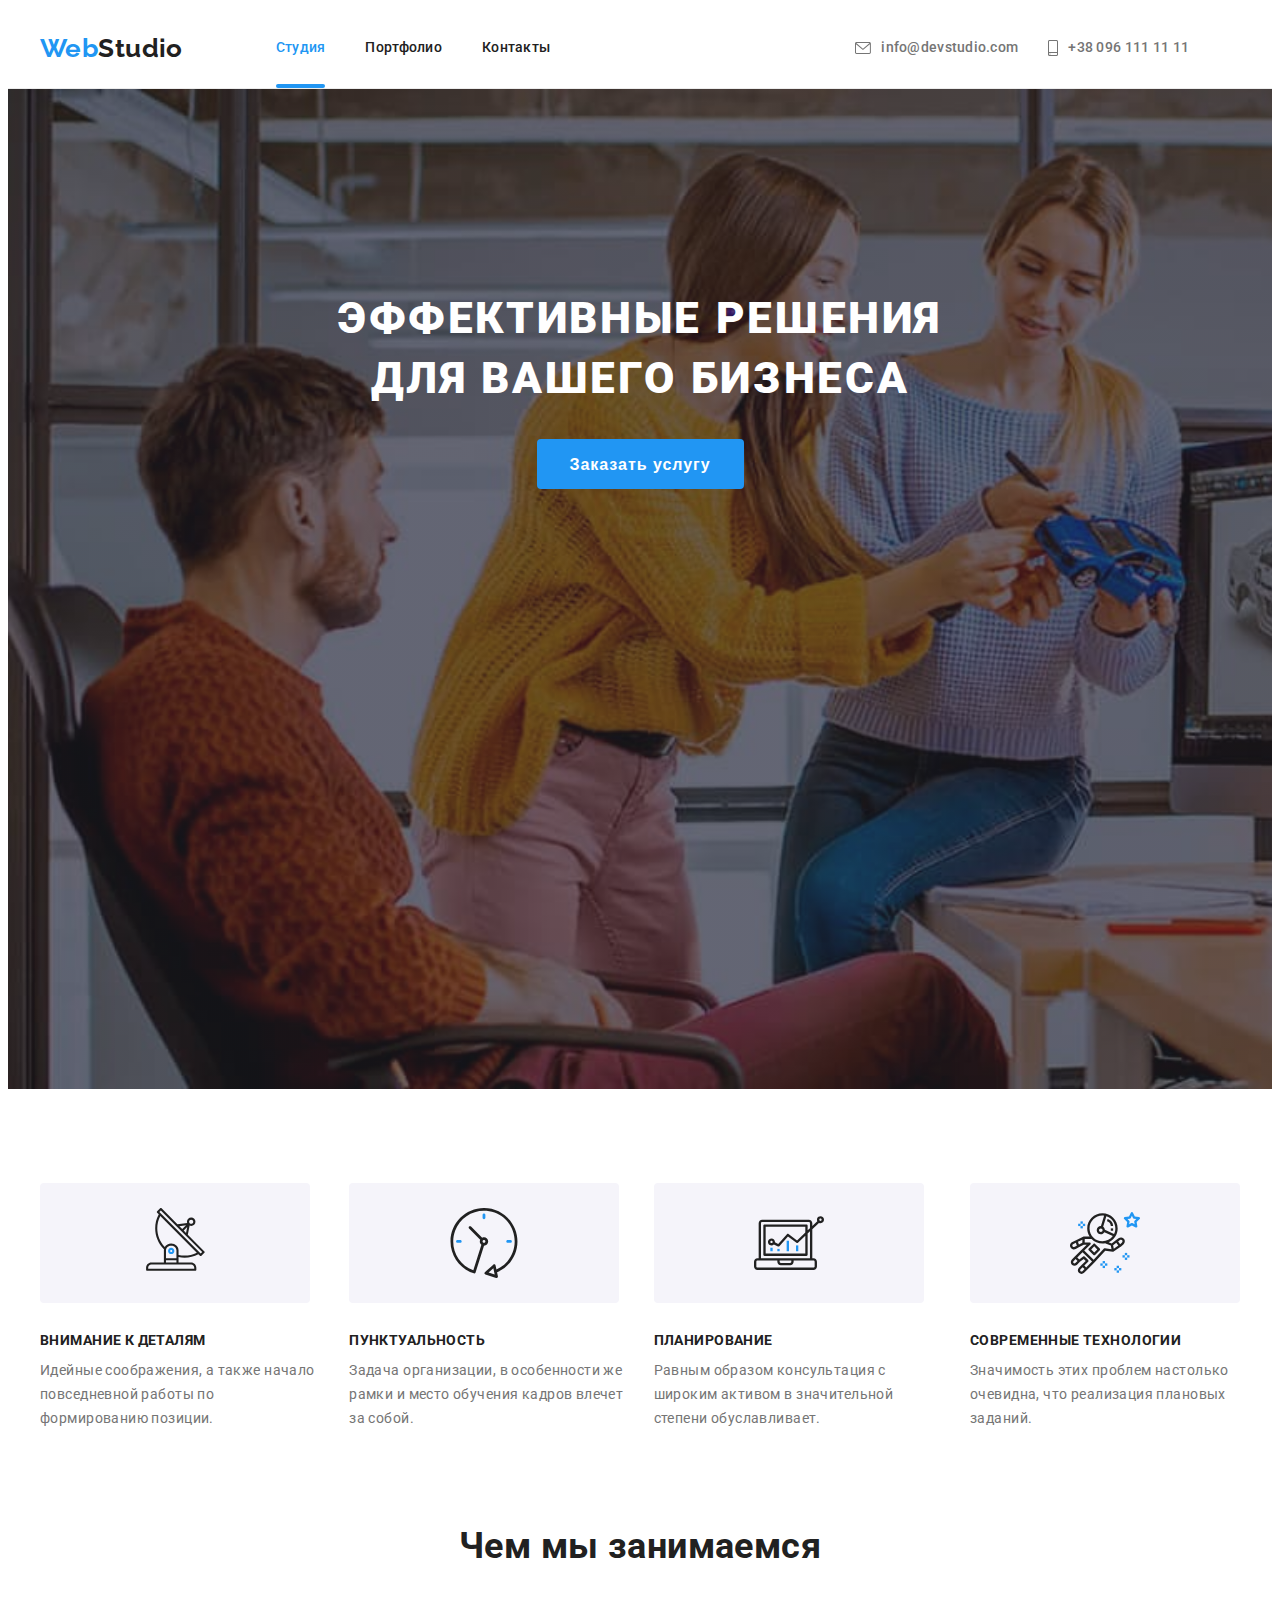
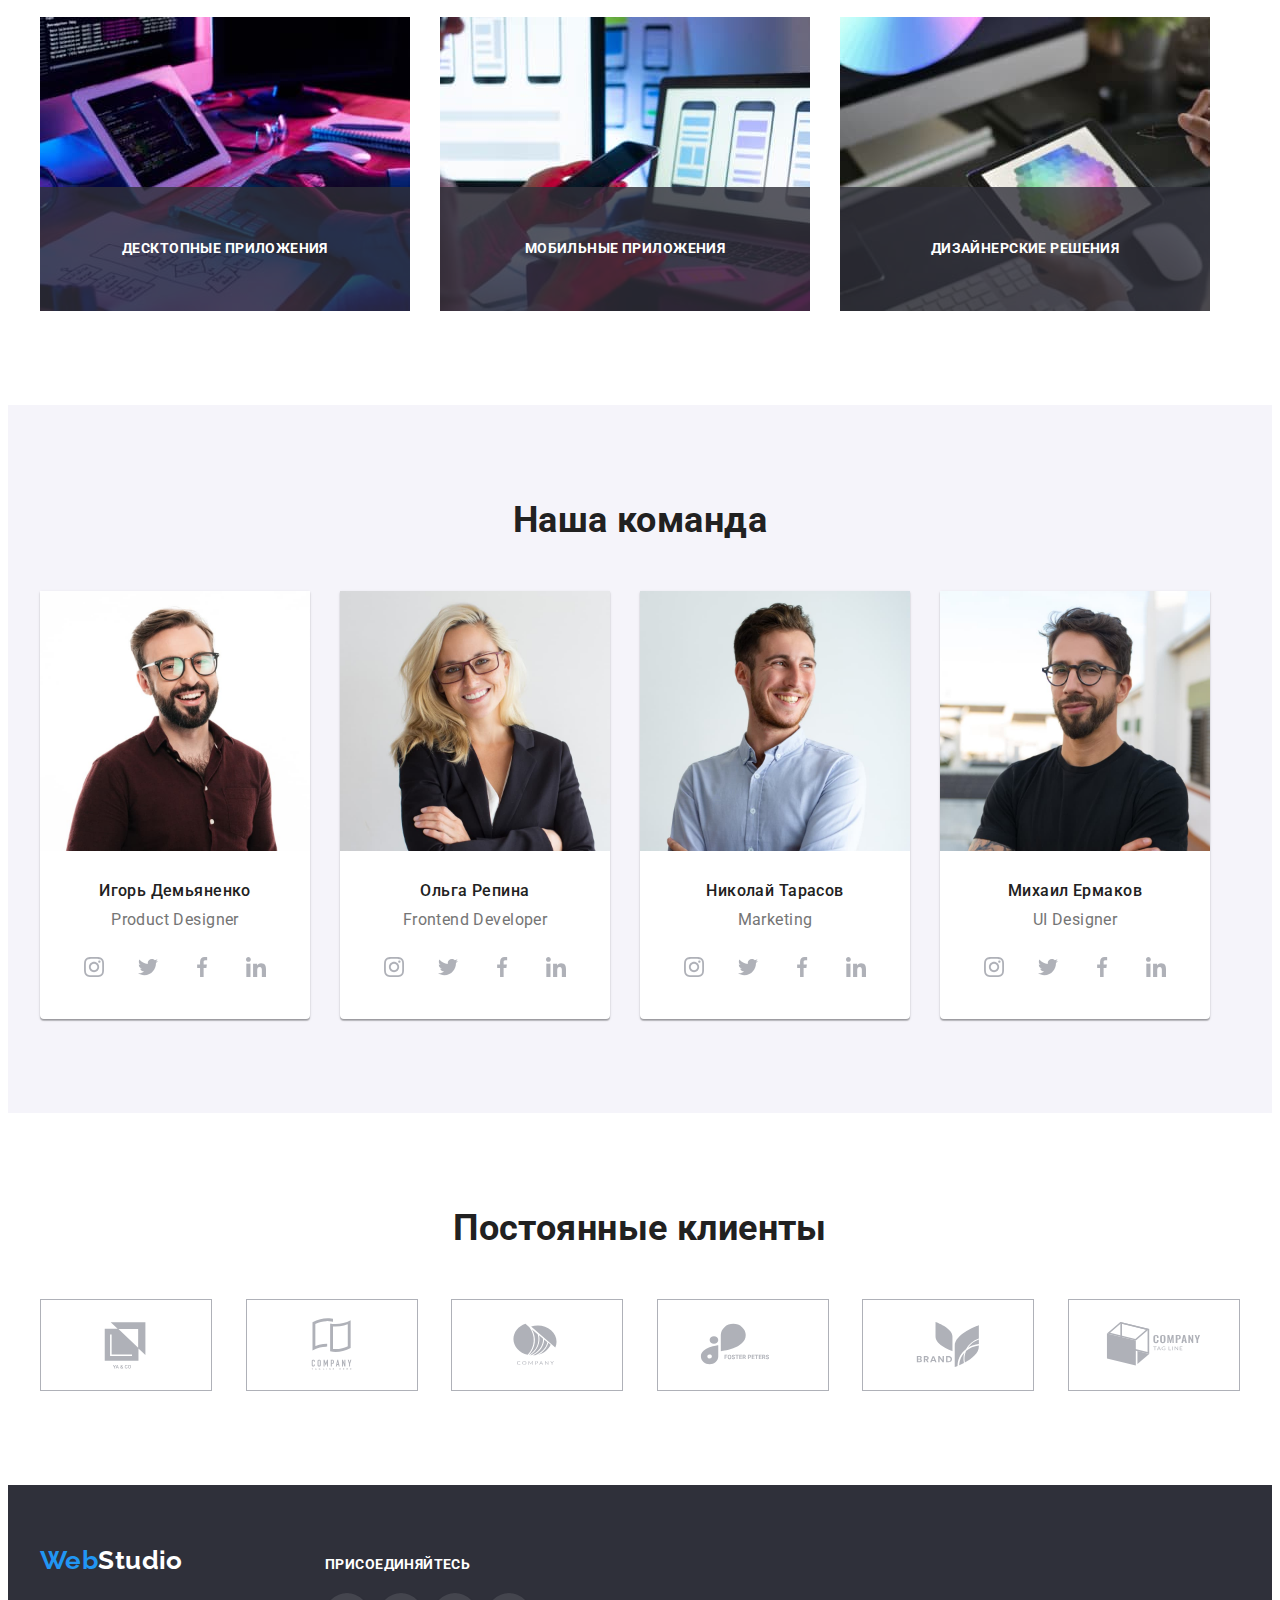
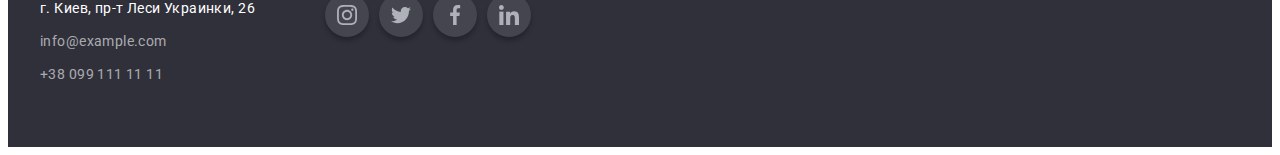
<file: index.html>
<!DOCTYPE html>
<html lang="ru">

<head>
    <meta charset="UTF-8">
    <meta http-equiv="X-UA-Compatible" content="IE=edge">
    <meta name="viewport" content="width=device-width, initial-scale=1.0">
    <title>Студия</title>
    <link rel="preconnect" href="https://fonts.gstatic.com">
    <link
        href="https://fonts.googleapis.com/css2?family=Raleway:wght@700&family=Roboto:wght@400;500;700;900&display=swap"
        rel="stylesheet">
    <link rel="stylesheet" href="https://cdnjs.cloudflare.com/ajax/libs/modern-normalize/1.0.0/modern-normalize.min.css" integrity="sha512-ISS7cAi1PEhQ8jnbJpJZMd29NlhNj4AWYyLOSp2CE/CsHxTCu+r+t0D2yoJudVrd0/8fTVPUVDzY5Tvli75u/g==" crossorigin="anonymous" />
    <link rel="stylesheet" href="./css/styles.css">
</head>

<body>
    <!--Заголовок-->
    <!--Верхняя линия-->
    <header class="header">
        <div class="container header-container">
        <nav class="navigation">
            <a class="logo-link link" href="./index.html">
                <span class="logo-first-link">Web</span>Studio 
            </a>

            <ul class="menu-list list" >
                <li class="menu-item">
                    <a class="menu-link current" href="index.html">Студия</a>
                </li>
                <li class="menu-item">
                    <a class="menu-link" href="portfolio.html">Портфолио</a>
                </li>
                <li class="menu-item">
                    <a class="menu-link" href="">Контакты</a>
                </li>
            </ul>
        </nav>
        
        
        <ul class="contact-list list">
            <li class="contact-item">
                <a class="link" href="mailto:info@devstudio.com">
                    <svg class="content-link-icon-m">
                        <use href="./images/sprite.svg#icon-envelope"></use>
                </svg>info@devstudio.com</a>
            </li>
            <li class="contact-item">
                <a class="link" href="tel:+380961111111">
                    <svg class="content-link-icon-t">
                    <use href="./images/sprite.svg#icon-smartphone"></use>
                </svg>+38 096 111 11 11</a>
            </li>
        </ul>
        </div>
    </header>
    <!--Навигация сайта-->
    <main>
        <!--Герой-->
        <section class="hero">
            <div class="container">
                <h1 class="main-title">Эффективные решения для вашего бизнеса</h1>
                <button class="modal-btn" type="button" data-modal-open>Заказать услугу</button>
            </div>
        </section>
        

        <!--Особенности-->
        
        <section class="about">
            <div class="container">
            <h2 class="visually-hidden">Особенности</h2>
            <ul class="about-list list">
                <li class="about-item">
                    <div class="about-container">
                        <svg class="about-link-icon">
                            <use href="./images/sprite.svg#icon-antenna"></use>
                        </svg>
                    </div>
                    <h3 class="about-title">Внимание к деталям</h3>
                    <p class="about-description">
                        Идейные соображения, а также начало повседневной работы по формированию позиции.
                    </p>
                </li>
                <li class="about-item">
                <div class="about-container"> 
                        <svg class="about-link-icon">
                            <use href="./images/sprite.svg#icon-clock"></use>
                        </svg>
                    </div>
                    <h3 class="about-title">Пунктуальность</h3>
                    <p class="about-description">
                        Задача организации, в особенности же рамки и место обучения кадров влечет за собой.
                    </p>
                </li>
                <li class="about-item">
                    <div class="about-container">
                        <svg class="about-link-icon">
                            <use href="./images/sprite.svg#icon-diagram"></use>
                        </svg>
                    </div>
                    <h3 class="about-title">Планирование</h3>
                    <p class="about-description">
                        Равным образом консультация с широким активом в значительной степени обуславливает.
                    </p>
                </li>
                <li class="about-item">
                    <div class="about-container">
                        <svg class="about-link-icon">
                            <use href="./images/sprite.svg#icon-astronaut"></use>
                        </svg>
                    </div>
                    <h3 class="about-title">Современные технологии</h3>
                    <p class="about-description">
                        Значимость этих проблем настолько очевидна, что реализация плановых заданий.
                    </p>
                </li>
            </ul>
            </div>
        </section>
       
        <!--Деятельность-->
        <section class="work">
            <div class="container">
            <h2 class="work-title">Чем мы занимаемся</h2>
            <ul class="work-list list">
                <li class="item">
                    <img class="item-img" src="./images/action1.jpg" alt="руки человека пишут код на квавиатури" width="370"
                        height="294">
                       
                        <div class="work-card-text">
                        <p class="work-text">Десктопные приложения</p>
                        </div>
                    </li>
                <li class="item">
                    <img class="item-img" src="./images/action2.jpg" alt="рука женщины держит телефон" width="370" height="294">
                <div class="work-card-text">
                    <p class="work-text">Мобильные приложения</p>
                </div>
                </li>
                <li class="item"><img class="item-img" src="./images/action3.jpg" alt="женщина держит планшет и выбирает цвет на планшете" width="370"
                        height="294">
                    
                    <div class="work-card-text">
                        <p class="work-text">Дизайнерские решения</p>
                    </div>
                </li>
            </ul>
        </div>
        </section>
        <!--Команда-->
        <section class="team">
            <div class="container">
            <h2 class="team-title">Наша команда</h2>
            <ul class="team-list list">
                <li class="team-item">
                    <img class="team-item-img" src="./images/employee1.jpg" alt="Фото Игорь Демьяненко" width="270" height="260">
                    <div class="team-card">
                    <h3 class="title">Игорь Демьяненко</h3>
                    <p class="team-text" lang="en">Product Designer</p>
                    <ul class="social-list list">
                        <li class="social-list-item">
                            <a href="" class="social-list-link">
                                <svg class="social-link-icon">
                                    <use href="./images/sprite.svg#icon-instagram"></use>
                                </svg>
                            </a>
                        </li>
                        <li class="social-list-item">
                            <a href="" class="social-list-link">
                                <svg class="social-link-icon">
                                    <use href="./images/sprite.svg#icon-twitter"></use>
                                </svg>
                            </a>
                        </li>
                        <li class="social-list-item">
                            <a href="" class="social-list-link">
                                <svg class="social-link-icon">
                                    <use href="./images/sprite.svg#icon-facebook"></use>
                                </svg>
                            </a>
                        </li>
                        <li class="social-list-item">
                            <a href="" class="social-list-link">
                                <svg class="social-link-icon">
                                    <use href="./images/sprite.svg#icon-linkedin"></use>
                                </svg>
                            </a>
                        </li>
                    </ul>
                    </div>
                </li>
                <li class="team-item">
                    <img class="team-item-img" src="./images/employee2.jpg" alt="Фото Ольга Репина" width="270" height="260">
                    <div class="team-card">
                    <h3 class="title">Ольга Репина</h3>
                    <p class="team-text" lang="en">Frontend Developer</p>
                    <ul class="social-list list">
                        <li class="social-list-item">
                            <a href="" class="social-list-link">
                                <svg class="social-link-icon">
                                    <use href="./images/sprite.svg#icon-instagram"></use>
                                </svg>
                            </a>
                        </li>
                        <li class="social-list-item">
                            <a href="" class="social-list-link">
                                <svg class="social-link-icon">
                                    <use href="./images/sprite.svg#icon-twitter"></use>
                                </svg>
                            </a>
                        </li>
                        <li class="social-list-item">
                            <a href="" class="social-list-link">
                                <svg class="social-link-icon">
                                    <use href="./images/sprite.svg#icon-facebook"></use>
                                </svg>
                            </a>
                        </li>
                        <li class="social-list-item">
                            <a href="" class="social-list-link">
                                <svg class="social-link-icon">
                                    <use href="./images/sprite.svg#icon-linkedin"></use>
                                </svg>
                            </a>
                        </li>
                    </ul>
                    </div>
                </li>
                <li class="team-item">
                    <img class="team-item-img" src="./images/employee3.jpg" alt="Фото Николай Тарасов" width="270" height="260">
                    <div class="team-card">
                    <h3 class="title">Николай Тарасов</h3>
                    <p  class="team-text" lang="en"> Marketing</p>
                    <ul class="social-list list">
                        <li class="social-list-item">
                            <a href="" class="social-list-link">
                                <svg class="social-link-icon">
                                    <use href="./images/sprite.svg#icon-instagram"></use>
                                </svg>
                            </a>
                        </li>
                        <li class="social-list-item">
                            <a href="" class="social-list-link">
                                <svg class="social-link-icon">
                                    <use href="./images/sprite.svg#icon-twitter"></use>
                                </svg>
                            </a>
                        </li>
                        <li class="social-list-item">
                            <a href="" class="social-list-link">
                                <svg class="social-link-icon">
                                    <use href="./images/sprite.svg#icon-facebook"></use>
                                </svg>
                            </a>
                        </li>
                        <li class="social-list-item">
                            <a href="" class="social-list-link">
                                <svg class="social-link-icon">
                                    <use href="./images/sprite.svg#icon-linkedin"></use>
                                </svg>
                            </a>
                        </li>
                    </ul>
                    </div>
                </li>
                <li class="team-item">
                    <img class="team-item-img" src="./images/employee4.jpg" alt="Фото Михаил Ермаков" width="270" height="260">
                    <div class="team-card">
                    <h3 class="title">Михаил Ермаков</h3>
                    <p class="team-text" lang="en"> UI Designer</p>
                    <ul class="social-list list">
                        <li class="social-list-item">
                            <a href="" class="social-list-link">
                                <svg class="social-link-icon">
                                    <use href="./images/sprite.svg#icon-instagram"></use>
                                </svg>
                            </a>
                        </li>
                        <li class="social-list-item">
                            <a href="" class="social-list-link">
                                <svg class="social-link-icon">
                                    <use href="./images/sprite.svg#icon-twitter"></use>
                                </svg>
                            </a>
                        </li>
                        <li class="social-list-item">
                            <a href="" class="social-list-link">
                                <svg class="social-link-icon">
                                    <use href="./images/sprite.svg#icon-facebook"></use>
                                </svg>
                            </a>
                        </li>
                        <li class="social-list-item">
                            <a href="" class="social-list-link">
                                <svg class="social-link-icon">
                                    <use href="./images/sprite.svg#icon-linkedin"></use>
                                </svg>
                            </a>
                        </li>
                    </ul>
                    </div>
                </li>
            </ul>
            </div>
        </section>
        <!--Клиенты-->
        <section class="clients">
            <div class="container">
                <h2 class="clients-title">Постоянные клиенты</h2>
                    <ul class="clients-list list">
                        <li class="clients-list-item">
                            <a href="" class="clients-list-link">
                                <svg class="clients-link-icon">
                                    <use href="./images/sprite.svg#icon-client1"></use>
                                </svg>
                            </a>
                        </li>
                        <li class="clients-list-item">
                            <a href="" class="clients-list-link">
                                <svg class="clients-link-icon">
                                    <use href="./images/sprite.svg#icon-client2"></use>
                                </svg>
                            </a>
                        </li>
                        <li class="clients-list-item">
                            <a href="" class="clients-list-link">
                                <svg class="clients-link-icon">
                                    <use href="./images/sprite.svg#icon-client3"></use>
                                </svg>
                            </a>
                        </li>
                        <li class="clients-list-item">
                            <a href="" class="clients-list-link">
                                <svg class="clients-link-icon">
                                    <use  href="./images/sprite.svg#icon-client4"></use>
                                </svg>
                            </a>
                        </li>
                        <li class="clients-list-item">
                            <a href="" class="clients-list-link">
                                <svg class="clients-link-icon">
                                    <use  href="./images/sprite.svg#icon-client5"></use>
                                </svg>
                            </a>
                        </li>
                        <li class="clients-list-item">
                            <a href="" class="clients-list-link">
                                <svg class="clients-link-icon">
                                    <use  href="./images/sprite.svg#icon-client6"></use>
                                </svg>
                            </a>
                        </li>
                    </ul>
            </div>
        </section>
    </main>

    <!--Подвал-->
    <footer class="footer">
    <div class="footer-container container">
        <div class="footer-container-adress">

        <a class="logo-link link" href="./index.html">
            <span class="logo-first-link">Web</span><span class="logo-secondary-link">Studio</span>
        </a>

        <address class="address">
                <p class="address-text">
                    <a class="map-link" href="https://goo.gl/maps/mj9vzz49X9CkKf8P8" target="_blank" rel="noopener noreferrer">г.
                        Киев, пр-т Леси Украинки, 26</a>
                </p>
                <ul class="list">
                    <li class="address-item">
                        <a class="mail-link link" href="mailto:info@example.com">info@example.com</a>
                    </li>
                    <li class="address-item">
                        <a class="tel-link link" href="tel:+380991111111">+38 099 111 11 11</a>
                    </li>
                </ul>
        </address>
    </div>
    <!--Присоединяйтесь-->
    <div class="join">
        <p class="join-text">присоединяйтесь</p>
            <ul class="join-list list">
                <li class="join-item">
                <a href="" class="join-link">
                    <svg class="join-link-icon">
                        <use href="./images/sprite.svg#icon-instagram"></use>
                    </svg>
                </a>
                </li>
                <li class="join-item">
                    <a href="" class="join-link">
                        <svg class="join-link-icon">
                            <use href="./images/sprite.svg#icon-twitter"></use>
                        </svg>
                    </a>
                </li>
                <li class="join-item">
                    <a href="" class="join-link">
                        <svg class="join-link-icon">
                            <use href="./images/sprite.svg#icon-facebook"></use>
                        </svg>
                    </a>
                </li>
                <li class="join-item">
                    <a href="" class="join-link">
                        <svg class="join-link-icon">
                            <use href="./images/sprite.svg#icon-linkedin"></use>
                        </svg>
                    </a>
                </li>
            </ul>
        
    </div>
    </div>
    </footer>
    <!--Модально Окно-->
    <div class="backdrop is-hidden"data-modal>
        <div class="modal">
            <button type="bytton" class="modal-close-btn"data-modal-close>
                <svg class="modal-close-icon">
                    <use href="./images/sprite.svg#icon-close"></use>
                </svg>
            </button>
        </div>
    </div>

    <script src="./js/modal.js"></script>

</body>

</html>
</file>
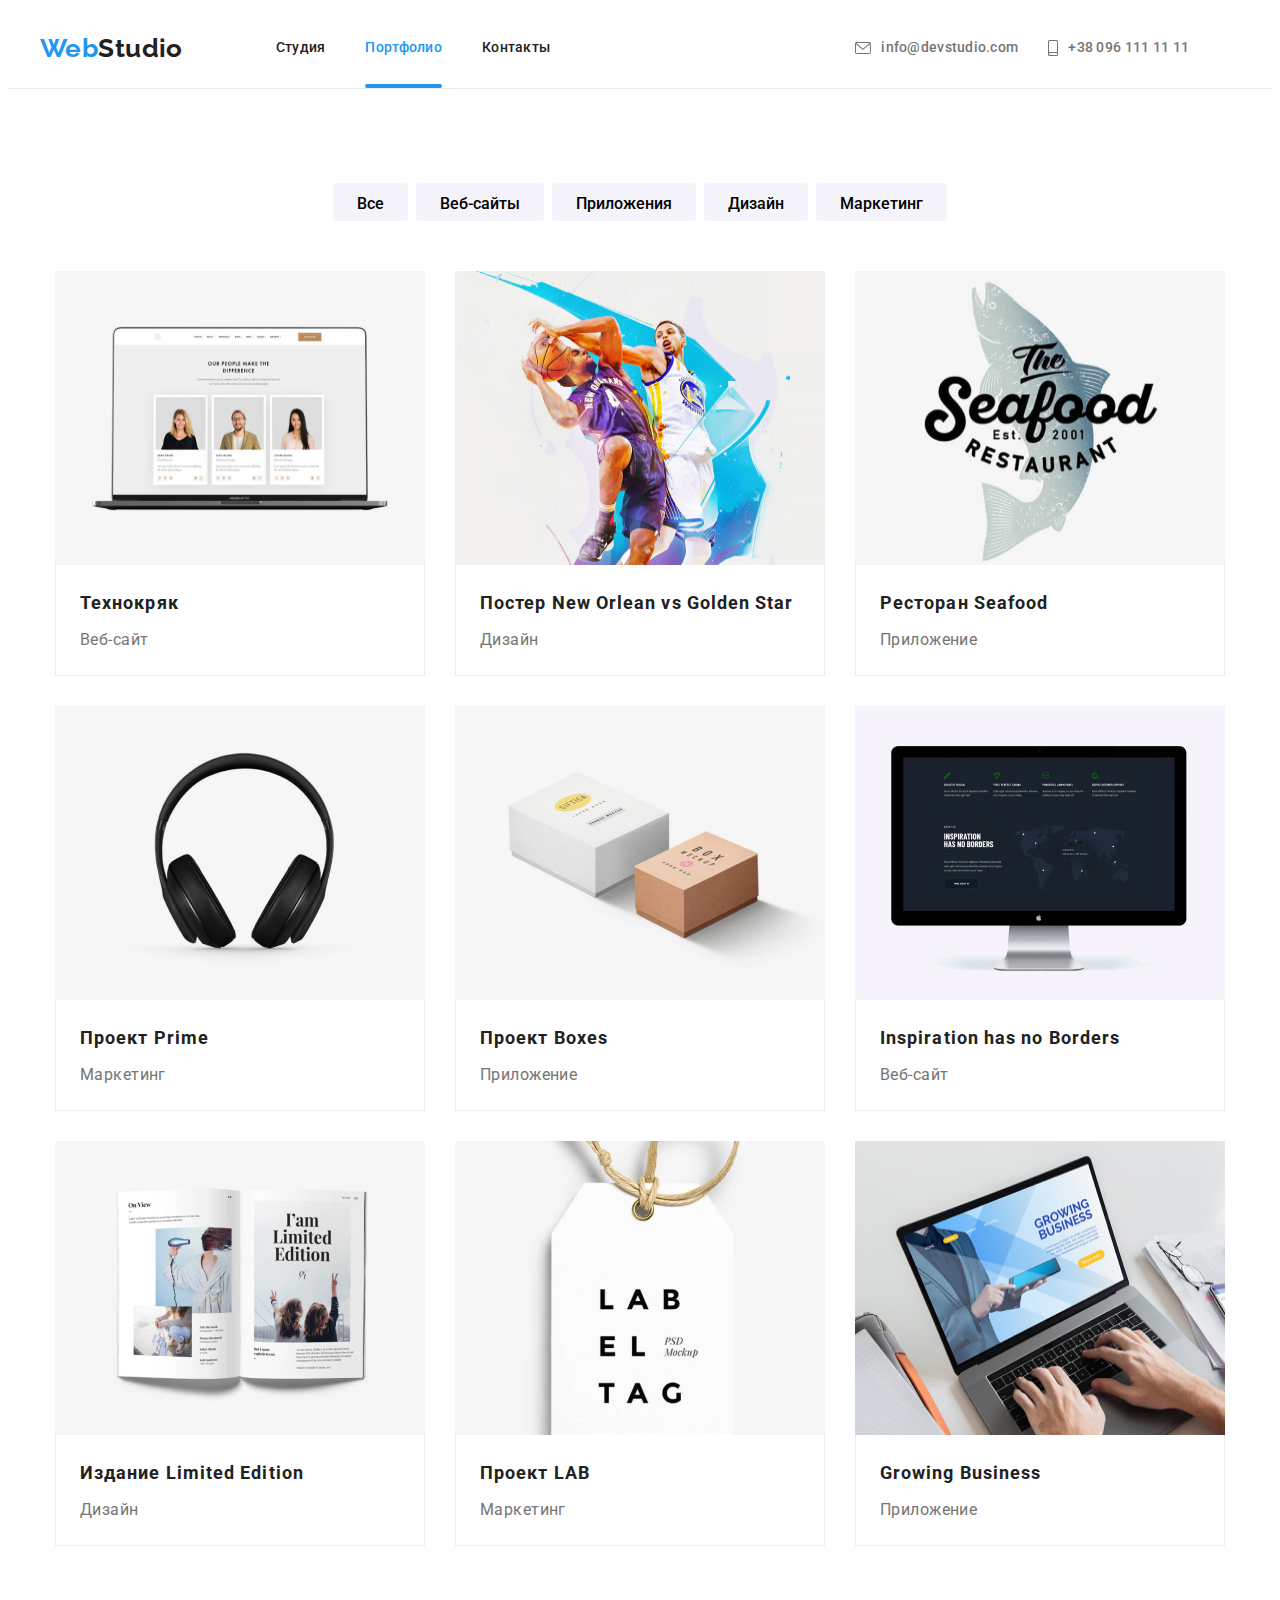
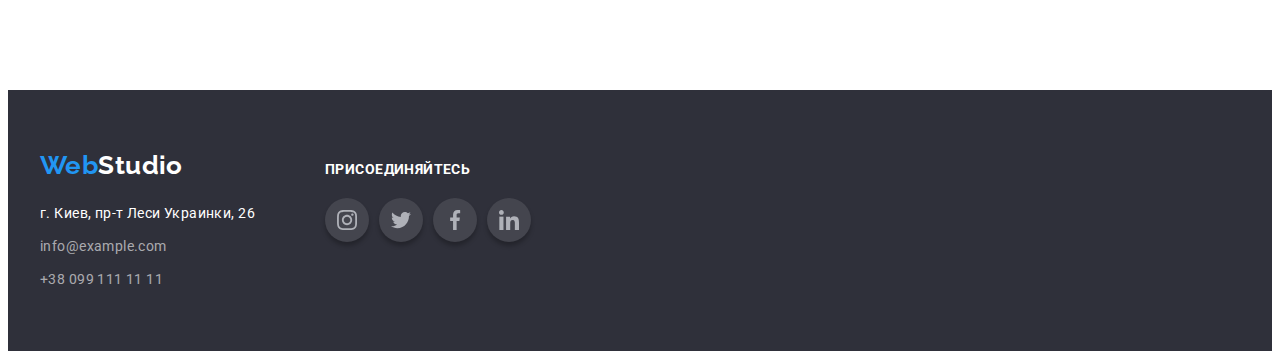
<file: portfolio.html>
<!DOCTYPE html>
<html lang="ru">
<head>
    <meta charset="UTF-8">
    <meta http-equiv="X-UA-Compatible" content="IE=edge">
    <meta name="viewport" content="width=device-width, initial-scale=1.0">
    <title>Портфолио</title>
    <link rel="preconnect" href="https://fonts.gstatic.com">
    <link href="https://fonts.googleapis.com/css2?family=Raleway:wght@700&family=Roboto:wght@400;500;700;900&display=swap"
        rel="stylesheet">
    <link rel="stylesheet" href="https://cdnjs.cloudflare.com/ajax/libs/modern-normalize/1.0.0/modern-normalize.min.css"
        integrity="sha512-ISS7cAi1PEhQ8jnbJpJZMd29NlhNj4AWYyLOSp2CE/CsHxTCu+r+t0D2yoJudVrd0/8fTVPUVDzY5Tvli75u/g=="
        crossorigin="anonymous" />
    <link rel="stylesheet" href="./css/styles.css">
</head>
<body>
    <!--Заголовок-->
    <!--Верхняя линия-->
    <header class="header">
        <div class="container header-container">
            <nav class="navigation">
                <a class="logo-link link" href="./index.html">
                    <span class="logo-first-link">Web</span>Studio
                </a>
    
                <ul class="menu-list list">
                    <li class="menu-item">
                        <a class="menu-link" href="index.html">Студия</a>
                    </li>
                    <li class="menu-item">
                        <a class="menu-link current" href="portfolio.html">Портфолио</a>
                    </li>
                    <li class="menu-item">
                        <a class="menu-link" href="">Контакты</a>
                    </li>
                </ul>
            </nav>
    
    
            <ul class="contact-list list">
                <li class="contact-item">
                    <a class="link" href="mailto:info@devstudio.com">
                        <svg class="content-link-icon-m">
                            <use href="./images/sprite.svg#icon-envelope"></use>
                        </svg>info@devstudio.com</a>
                </li>
                <li class="contact-item">
                    <a class="link" href="tel:+380961111111">
                        <svg class="content-link-icon-t">
                            <use href="./images/sprite.svg#icon-smartphone"></use>
                        </svg>+38 096 111 11 11</a>
                </li>
            </ul>
        </div>
    </header>

    <!-- Навигация Портфолио-->
    <main>
        
        <section class="filter">
            <div class="container">
            <!--скрыть заголовок-->
            <h1 class="visually-hidden">Портфолио</h1>
            <ul class="list">
                <li class="filter-item">
                    <button class="filter-btn" type="button">Все</button>
                </li>
                <li class="filter-item">
                    <button class="filter-btn" type="button">Веб-сайты</button>
                </li>
                <li class="filter-item">
                    <button class="filter-btn" type="button">Приложения</button>
                </li>
                <li class="filter-item">
                    <button class="filter-btn" type="button">Дизайн</button>
                </li>
                <li class="filter-item">
                    <button class="filter-btn" type="button">Маркетинг</button>
                </li>
             </ul>
            <h2 class="visually-hidden">Проекти</h2>
            <ul class="project-list list">
                <li class="project-item">
                    <a  href="" class="project-card-link link">
                        <div class="project-list-img-wrapper">
                            <img src="./images/portfolio/project1.jpg" alt="Фото людей, которые делают разное в компании" width="370" height="294">
                            <p class="overlay">Технокряк это современная площадка распространения коронавируса. Компании используют эту платформу для цифрового
                    шпионажа и атак на защищённые сервера конкурентов.</p>
                        </div>
                        <div class="project-card">
                            <h3 class="project-title">Технокряк</h3>
                            <p class="project-text">Веб-сайт</p>
                    </div>
                    </a>
                </li>
                <li class="project-item">
                    <a href=""class="project-card-link link">
                        <div class="project-list-img-wrapper">
                            <img src="./images/portfolio/project2.jpg" alt="Баскетболист одной команды пытается забрать мяч у другого" width="370" height="294">
                            <p class="overlay">Технокряк это современная площадка распространения коронавируса. Компании используют эту платформу для цифрового
                            шпионажа и атак на защищённые сервера конкурентов.</p>
                        </div>
                    <div class="project-card">
                    <h3 class="project-title">Постер New Orlean vs Golden Star</h3>
                    <p class="project-text">Дизайн</p>
                    </div>
                    </a>
                </li>
                <li class="project-item">
                    <a href="" class="project-card-link link">
<div class="project-list-img-wrapper">
                    <img src="./images/portfolio/project3.jpg" alt="Логотип ресторана риба" width="370" height="294">
                    <p class="overlay">Технокряк это современная площадка распространения коронавируса. Компании используют эту платформу
                        для цифрового
                        шпионажа и атак на защищённые сервера конкурентов.</p>
                    </div>

                    <div class="project-card">
                    <h3 class="project-title">Ресторан Seafood</h3>
                    <p class="project-text">Приложение</p>
                    </div>
                    </a>
                </li>
                <li class="project-item">
                    <a href="" class="project-card-link link">
<div class="project-list-img-wrapper">
                    <img src="./images/portfolio/project4.jpg" alt="Наушники" width="370" height="294">
                <p class="overlay">Технокряк это современная площадка распространения коронавируса. Компании используют эту платформу
                    для цифрового
                    шпионажа и атак на защищённые сервера конкурентов.</p>
                </div>
                   
                    <div class="project-card">
                    <h3 class="project-title">Проект Prime</h3>
                    <p class="project-text">Маркетинг</p>
                    </div>
                    </a>
                </li>
                <li class="project-item">
                    <a href="" class="project-card-link link">
<div class="project-list-img-wrapper">
                    <img src="./images/portfolio/project5.jpg" alt="Две коробки" width="370" height="294">
                    <p class="overlay">Технокряк это современная площадка распространения коронавируса. Компании используют эту платформу
                        для цифрового
                        шпионажа и атак на защищённые сервера конкурентов.</p>
                    </div>
                    <div class="project-card">
                    <h3 class="project-title">Проект Boxes</h3>
                    <p class="project-text">Приложение</p>
                    </div>
                    </a>
                </li>
                <li class="project-item">
                    <a href="" class="project-card-link link">
                    <div class="project-list-img-wrapper">
                        <img src="./images/portfolio/project6.jpg" alt="Монитор компьютера" width="370" height="294">
                    <p class="overlay">Технокряк это современная площадка распространения коронавируса. Компании используют эту платформу
                        для цифрового
                        шпионажа и атак на защищённые сервера конкурентов.</p>
                    </div>
                        <div class="project-card">
                    <h3 class="project-title">Inspiration has no Borders</h3>
                    <p class="project-text">Веб-сайт</p>
                    </div>
                    </a>
                </li>
                <li class="project-item">
                    <a href="" class="project-card-link link">
                    <div class="project-list-img-wrapper">
                     <img src="./images/portfolio/project7.jpg" alt="Открытый журнал" width="370" height="294">
                    <p class="overlay">Технокряк это современная площадка распространения коронавируса. Компании используют эту платформу
                        для цифрового
                        шпионажа и атак на защищённые сервера конкурентов.</p>
                    </div>
                     <div class="project-card">
                    <h3 class="project-title">Издание Limited Edition</h3>
                    <p class="project-text">Дизайн</p>
                    </div>
                    </a>
                </li>
                <li class="project-item">
                    <a href="" class="project-card-link link">
                    <div class="project-list-img-wrapper">
                        <img src="./images/portfolio/project8.jpg" alt="Этикетка одежди" width="370" height="294">
                    <p class="overlay">Технокряк это современная площадка распространения коронавируса. Компании используют эту платформу
                        для цифрового
                        шпионажа и атак на защищённые сервера конкурентов.</p>
                    </div>
                        <div class="project-card">
                        <h3 class="project-title">Проект LAB</h3>
                    <p class="project-text">Маркетинг</p>
                    </div>
                    </a>
                </li>
                <li class="project-item">
                    <a href="" class="project-card-link link">
                    <div class="project-list-img-wrapper">
                        <img src="./images/portfolio/project9.jpg" alt="Мужчина работает на ноутбуке" width="370" height="294">
                    <p class="overlay">Технокряк это современная площадка распространения коронавируса. Компании используют эту платформу
                        для цифрового
                        шпионажа и атак на защищённые сервера конкурентов.</p>
                    </div>
                        <div class="project-card">
                    <h3 class="project-title">Growing Business</h3>
                    <p class="project-text">Приложение</p>
                    </div>
                    </a>
                </li>
            </ul>
            </div>
        </section>    
    </main>

<!--Подвал-->
<!--Подвал-->
<footer class="footer">
    <div class="footer-container container">
        <div class="footer-container-adress">

            <a class="logo-link link" href="./index.html">
                <span class="logo-first-link">Web</span><span class="logo-secondary-link">Studio</span>
            </a>

            <address class="address">
                <p class="address-text">
                    <a class="map-link" href="https://goo.gl/maps/mj9vzz49X9CkKf8P8" target="_blank"
                        rel="noopener noreferrer">г.
                        Киев, пр-т Леси Украинки, 26</a>
                </p>
                <ul class="list">
                    <li class="address-item">
                        <a class="mail-link link" href="mailto:info@example.com">info@example.com</a>
                    </li>
                    <li class="address-item">
                        <a class="tel-link link" href="tel:+380991111111">+38 099 111 11 11</a>
                    </li>
                </ul>
            </address>
        </div>
        <!--Присоединяйтесь-->
        <div class="join">
            <p class="join-text">присоединяйтесь</p>
            <ul class="join-list list">
                <li class="join-item">
                    <a href="" class="join-link">
                        <svg class="join-link-icon">
                            <use href="./images/sprite.svg#icon-instagram"></use>
                        </svg>
                    </a>
                </li>
                <li class="join-item">
                    <a href="" class="join-link">
                        <svg class="join-link-icon">
                            <use href="./images/sprite.svg#icon-twitter"></use>
                        </svg>
                    </a>
                </li>
                <li class="join-item">
                    <a href="" class="join-link">
                        <svg class="join-link-icon">
                            <use href="./images/sprite.svg#icon-facebook"></use>
                        </svg>
                    </a>
                </li>
                <li class="join-item">
                    <a href="" class="join-link">
                        <svg class="join-link-icon">
                            <use href="./images/sprite.svg#icon-linkedin"></use>
                        </svg>
                    </a>
                </li>
            </ul>

        </div>
    </div>
</footer>

</body>
</html>
</file>
<file: css/styles.css>
:root {
  --main-font: 'Roboto', sans-serif;
  --secondary-font: 'Raleway', sans-serif;
  --background-color: #f5f4fa;
  --main-color: #212121;
  --secondary-text-color: #757575;
  --accent-color: #2196f3;
  --btn-main-color: #188ce8;
  --primary-white: #ffffff;
  --accent-white: rgba(255, 255, 255, 0.6);
  --background-footer-hero: #2f303a;
  --logo-secondary-color: ##000000;
  --background-project-color: #eeeeee;
  --main-logo-color: #afb1b8;
}
h1,
h2,
h3,
h4,
h5,
h6,
p {
  margin-top: 0;
  margin-bottom: 0;
}

ul,
ol {
  margin-top: 0;
  margin-bottom: 0;
  padding-left: 0;
}

img {
  display: block;
}

.list {
  list-style: none;
}
.link {
  text-decoration: none;
}

body {
  color: var(--main-color);
  font-family: var(--main-font);
  font-weight: 400;
  font-size: 14px;
  line-height: 1.71;
  letter-spacing: 0.03em;
}

/* ============= COMPONENTS ============= */
.container {
  width: 1200px;
  padding-left: 15px;
  padding-right: 15px;
  margin: 0 auto;
}
/*========== END COMPONENTS ============= */

/*========== Header ========== */
.header {
  background-color: var(--primary-white);
  border-bottom: 1px solid #ececec;
}
.header-container {
  display: flex;
  align-items: center;
}

.navigation {
  display: flex;
  align-items: center;
}
.menu-list {
  display: flex;
  align-items: center;
  margin-left: 93px;
}

.menu-list .menu-item:not(:last-child) {
  margin-right: 40px;
}
.menu-list .menu-link {
  display: block;
  padding-top: 32px;
  padding-bottom: 32px;
}

.logo-link {
  font-family: var(--secondary-font);
  font-style: normal;
  font-weight: 700;
  font-size: 26px;
  line-height: 1.19;
  color: var(--logo-secondary-color);
  text-decoration: none;
}

.logo-first-link {
  color: var(--accent-color);
}

.menu-link {
  font-weight: 500;
  font-size: 14px;
  line-height: 1.14;
  letter-spacing: 0.02em;
  text-decoration: none;
  color: var(--main-color);
  transition: color 250ms cubic-bezier(0.4, 0, 0.2, 1);
}
.current {
  position: relative;
}
.current::after {
  position: absolute;
  left: 0;
  bottom: 0;
  display: block;
  content: '';
  height: 4px;
  width: 100%;
  border-radius: 2px;
  background-color: var(--accent-color);
}

.menu-link:hover,
.menu-link:focus {
  color: var(--accent-color);
}
.menu-link.current {
  color: var(--accent-color);
}
.contact-list {
  display: flex;
  margin-left: 305px;
}
.contact-list .link {
  display: block;
  padding-top: 32px;
  padding-bottom: 32px;
}

.contact-list .contact-item:not(:last-child) {
  margin-right: 30px;
}
.contact-item .link,
.contact-item .link {
  display: flex;
  align-items: center;
  font-weight: 500;
  font-size: 14px;
  line-height: 1.14;
  letter-spacing: 0.02em;
  text-decoration: none;
  color: var(--secondary-text-color);
  transition: color 250ms cubic-bezier(0.4, 0, 0.2, 1);
}

.link:hover,
.link:focus {
  color: var(--accent-color);
  outline: none;
}
.content-link-icon-m {
  width: 16px;
  height: 12px;
  margin-right: 10px;
  fill: currentColor;
  transition: fill;
}
.content-link-icon-t {
  width: 10px;
  height: 16px;
  margin-right: 10px;
  fill: currentColor;
  transition: fill;
}

/*========== End Header ========== */

/*========== Hero ========== */
.hero {
  max-width: 1600px;
  height: 600px;
  margin-left: auto;
  margin-right: auto;
  background-color: var(--background-footer-hero);
  text-align: center;
  padding-top: 200px;
  padding-bottom: 200px;
  background-image: linear-gradient(
      rgba(47, 48, 58, 0.4),
      rgba(47, 48, 58, 0.4)
    ),
    url('../images/heroimg.jpg');
  background-size: cover;
}
.main-title {
  margin: 0 auto 30px;
  width: 696px;
  font-weight: 900;
  font-size: 44px;
  line-height: 1.36;
  letter-spacing: 0.06em;
  text-transform: uppercase;
  color: var(--primary-white);
}
.modal-btn {
  padding: 10px 32px;
  border: 1px solid transparent;
  border-radius: 4px;
  margin-left: auto;
  margin-right: auto;
  min-width: 200px;
  height: 50px;
  font-weight: 700;
  font-size: 16px;
  line-height: 1.87;
  display: block;
  align-items: center;
  letter-spacing: 0.06em;
  color: var(--primary-white);
  background-color: var(--accent-color);
}
.modal-btn:hover,
.modal-btn:focus {
  color: var(--primary-white);
  background-color: var(--btn-main-color);
  outline: none;
}

/*========== End Hero ========== */
/*========== About ========== */
.about {
  padding-top: 94px;
  padding-bottom: 47px;
}
.visually-hidden {
  position: absolute;
  width: 1px;
  height: 1px;
  margin: -1px;
  border: 0;
  padding: 0;

  white-space: nowrap;
  clip-path: inset(100%);
  clip: rect(0 0 0 0);
  overflow: hidden;
}

.about-list {
  display: flex;
  padding-bottom: 0;
  margin-top: -30px;
  margin-left: -30px;
}

.about-item {
  width: calc((100%-120px) / 4);
  margin-top: 30px;
  margin-left: 30px;
}

.about-title {
  margin-bottom: 10px;
  font-weight: 700;
  font-size: 14px;
  line-height: 1.14;
  letter-spacing: 0.03em;
  text-transform: uppercase;
}
.about-description {
  font-size: 14px;
  color: var(--secondary-text-color);
}
.about-container {
  display: flex;
  justify-content: center;
  align-items: center;
  width: 270px;
  height: 120px;
  background-color: var(--background-color);
  border-radius: 4px;
  margin-bottom: 30px;
}
.about-link-icon {
  width: 70px;
  height: 70px;
}

/*========== End about ========== */

/*========== Work ========== */
.work {
  padding-top: 47px;
  padding-bottom: 94px;
}
.work-list {
  display: flex;
  flex-wrap: wrap;
  margin-left: -30px;
  margin-top: -30px;
}
.work-title {
  margin-bottom: 50px;
  font-weight: 700;
  font-size: 36px;
  line-height: 1.17;
  text-align: center;
}
.work-list .item {
  margin-left: 30px;
  margin-top: 30px;
}
.item {
  position: relative;
}
.work-card-text {
  position: absolute;
  bottom: 0;
  right: 0;
  display: flex;
  justify-content: center;
  align-items: center;
  width: 370px;
  height: 70px;
  background: rgba(47, 48, 58, 0.8);
  padding-top: 27px;
  padding-bottom: 27px;
}
.work-text {
  font-weight: 700;
  line-height: 1.14px;
  text-align: center;
  text-transform: uppercase;
  color: var(--primary-white);
}
/*========== End Work ========== */

/*========== Team ========== */
.team {
  color: var(--main-color);
  background-color: var(--background-color);
  padding-top: 94px;
  padding-bottom: 94px;
  text-align: center;
}
.team-list {
  display: flex;
  flex-wrap: wrap;
  margin-left: -30px;
  margin-top: -30px;
}

.team-title {
  margin-bottom: 50px;
  font-weight: 700;
  font-size: 36px;
  line-height: 1.17;
}
.team-card {
  padding: 30px 32px;
}
.team-item .title {
  margin-bottom: 10px;
  font-weight: 500;
  font-size: 16px;
  line-height: 1.19;
}
.team-text {
  font-size: 16px;
  line-height: 1.19;
  color: var(--secondary-text-color);
  margin-bottom: 16px;
}
.team-item {
  margin-left: 30px;
  margin-top: 30px;
  border-radius: 0px 0px 4px 4px;
  background: #ffffff;
  box-shadow: 0px 1px 3px rgba(0, 0, 0, 0.12), 0px 1px 1px rgba(0, 0, 0, 0.14),
    0px 2px 1px rgba(0, 0, 0, 0.2);
}
.social-list {
  display: flex;
  justify-content: space-between;
}
.social-list-link {
  display: flex;
  justify-content: center;
  align-items: center;
  width: 44px;
  height: 44px;
  background: transparent;
  border-radius: 50%;
  transition: background-color 250ms cubic-bezier(0.4, 0, 0.2, 1);
}
.social-link-icon {
  width: 20px;
  height: 20px;
  fill: var(--main-logo-color);
  transition: fill 250ms cubic-bezier(0.4, 0, 0.2, 1);
}
.social-list-link:hover,
.social-list-link:focus {
  background-color: var(--accent-color);
  outline: none;
}
.social-list-link:hover .social-link-icon,
.social-list-link:focus .social-link-icon {
  fill: var(--primary-white);
}
/*========== End team========== */
/*========== Clients========== */
.clients {
  background-color: var(--primary-white);
  padding-top: 94px;
  padding-bottom: 94px;
}
.clients-title {
  font-weight: 700;
  font-size: 36px;
  line-height: 1.17;
  text-align: center;
  margin-bottom: 50px;
}
.clients-list {
  display: flex;
  justify-content: space-between;
}
.clients-list-link {
  display: flex;
  justify-content: center;
  align-items: center;
  width: 170px;
  height: 90px;
  background: transparent;
  border: 1px solid var(--main-logo-color);
  transition: border 250ms cubic-bezier(0.4, 0, 0.2, 1);
}
.clients-link-icon {
  width: 106px;
  height: 60px;
  fill: var(--main-logo-color);
  transition: fill 250ms cubic-bezier(0.4, 0, 0.2, 1);
}
.clients-list-link:hover,
.clients-list-link:focus {
  background: transparent;
  border: 1px solid var(--accent-color);
  outline: none;
}
.clients-list-link:hover .clients-link-icon,
.clients-list-link:focus .clients-link-icon {
  fill: var(--accent-color);
}

/*========== End clients========== */
/*========== Footer========== */
.footer {
  display: flex;
  background-color: var(--background-footer-hero);
  padding-top: 60px;
  padding-bottom: 60px;
}
.footer-container {
  display: flex;
  align-items: baseline;
}
.footer-container-adress {
  align-items: center;
}
.logo-secondary-link {
  color: var(--primary-white);
}
.address {
  margin-top: 20px;
  display: block;
}
.address-text {
  margin-bottom: 9px;
}
.address-item:not(:last-child) {
  margin-bottom: 9px;
}
.map-link {
  font-style: normal;
  font-size: 14px;
  text-decoration: none;
  color: var(--primary-white);
  transition: color 250ms cubic-bezier(0.4, 0, 0.2, 1);
}
.mail-link,
.tel-link {
  font-style: normal;
  font-size: 14px;
  color: var(--accent-white);
  text-decoration: none;
  transition: color 250ms cubic-bezier(0.4, 0, 0.2, 1);
}
.map-link:hover,
.map-link:focus {
  outline: none;
  color: var(--accent-color);
}
.mail-link:hover,
.mail-link:focus {
  color: var(--accent-color);
  outline: none;
}
.tel-link:hover,
.tel-link:focus {
  color: var(--accent-color);
  outline: none;
}
.join-list {
  display: flex;
  align-items: center;
  justify-content: center;
}
.join-item:not(:last-child) {
  margin-right: 10px;
}
.join {
  margin-left: 70px;
}
.join-text {
  margin-bottom: 20px;
  font-weight: 700;
  line-height: 1.14;
  text-transform: uppercase;
  color: var(--primary-white);
}
.join-link {
  display: flex;
  justify-content: center;
  align-items: center;
  width: 44px;
  height: 44px;
  border-radius: 50%;
  background-color: rgba(255, 255, 255, 0.1);
  color: var(--main-logo-color);
  box-shadow: 0px 4px 4px rgba(0, 0, 0, 0.25);
  transition: background-color 250ms cubic-bezier(0.4, 0, 0.2, 1);
}
.join-link-icon {
  width: 20px;
  height: 20px;
  fill: currentColor;
  transition: fill 250ms cubic-bezier(0.4, 0, 0.2, 1);
}
.join-link:hover,
.join-link:focus {
  background-color: var(--accent-color);
  outline: none;
}
.join-link:hover .join-link-icon,
.join-link:focus .join-link-icon {
  fill: var(--primary-white);
}

/*========== End footer========== */

/*========== Portfolio========== */

/*==========Filter==========*/
.filter {
  padding-top: 94px;
  padding-bottom: 94px;
}
.filter .list {
  display: flex;
  justify-content: center;
  margin-bottom: 50px;
}

.filter-btn {
  height: 38px;
  padding: 6px 22px;
  border-radius: 4px;
  border-color: transparent;
  font-family: inherit;
  font-weight: 500;
  font-size: 16px;
  line-height: 1.62;
  display: flex;
  text-align: center;
  background-color: var(--background-color);
  cursor: pointer;
  transition: background-color 250ms cubic-bezier(0.4, 0, 0.2, 1),
    color 250ms cubic-bezier(0.4, 0, 0.2, 1),
    box-shadow 250ms cubic-bezier(0.4, 0, 0.2, 1);
}
.filter-btn:hover,
.filter-btn:focus {
  outline: none;
  color: var(--primary-white);
  background-color: var(--accent-color);
  box-shadow: 1px 4px 6px rgba(0, 0, 0, 0.16), 0px 4px 4px rgba(0, 0, 0, 0.06);
}
.filter-item:not(:last-child) {
  margin-right: 8px;
}
/*==========End filter==========*/
/*==========Project==========*/
.project-list {
  display: flex;
  flex-wrap: wrap;
  margin-left: -30px;
  margin-top: -30px;
}
.project-item {
  margin-left: 30px;
  margin-top: 30px;
  background-color: var(--background-project-color);
}
.project-card-link {
  display: block;
  padding-top: 0;
  transition: box-shadow 250ms cubic-bezier(0.4, 0, 0.2, 1);
}
.project-card-link:hover,
.project-card-link:focus {
  outline: none;
  box-shadow: 1px 4px 6px rgba(0, 0, 0, 0.16), 0px 4px 4px rgba(0, 0, 0, 0.16),
    0px 1px 1px rgba(0, 0, 0, 0.12);
}

.project-card {
  padding: 20px 24px;
  background: var(--primary-white);
  border: 1px solid var(--background-project-color);
  border-top: 0;
}
.project-title {
  margin-bottom: 4px;
  font-weight: 700;
  font-size: 18px;
  line-height: 2;
  letter-spacing: 0.06em;
  color: var(--main-color);
}
.project-text {
  font-weight: 400;
  font-size: 16px;
  line-height: 1.87;
  color: var(--secondary-text-color);
}
.project-list-img-wrapper {
  position: relative;
  overflow: hidden;
}
.overlay {
  position: absolute;
  top: 0;
  left: 0;
  font-size: 18px;
  width: 100%;
  height: 100%;
  line-height: 1.56;
  color: var(--primary-white);
  background-color: rgba(33, 150, 243, 0.9);
  padding: 63px 24px;
  overflow: auto;
  transform: translateY(100%);
  transition: transform 250ms cubic-bezier(0.4, 0, 0.2, 1);
}
.project-card-link:hover .overlay,
.project-card-link:focus .overlay {
  transform: translateY(0);
}
/*==========End Project==========*/
/*========== End portfolio========== */
/*========== Modal Window========== */
.backdrop {
  position: fixed;
  top: 0;
  left: 0;
  width: 100%;
  height: 100%;
  background-color: rgba(0, 0, 0, 0.2);
  z-index: 1000;

  transition: opacity 250ms, visibility 250ms;
}
.modal {
  position: absolute;
  top: 50%;
  left: 50%;
  transform: translate(-50%, -50%);
  width: 528px;
  height: 581px;
  background-color: var(--primary-white);
}
.modal-close-btn {
  position: absolute;
  top: 8px;
  right: 8px;
  width: 30px;
  height: 30px;
  display: flex;
  justify-content: center;
  align-items: center;
  background-color: var(--primary-white);
  border-radius: 50%;
  border: 1px solid rgba(0, 0, 0, 0.1);
  cursor: pointer;
  padding: 0;
}

.modal-close-icon {
  width: 18px;
  height: 18px;
  fill: currentColor;
}
.is-hidden {
  opacity: 0;
  visibility: hidden;
  pointer-events: none;
}
/*==========End Modal Window========== */
</file>
